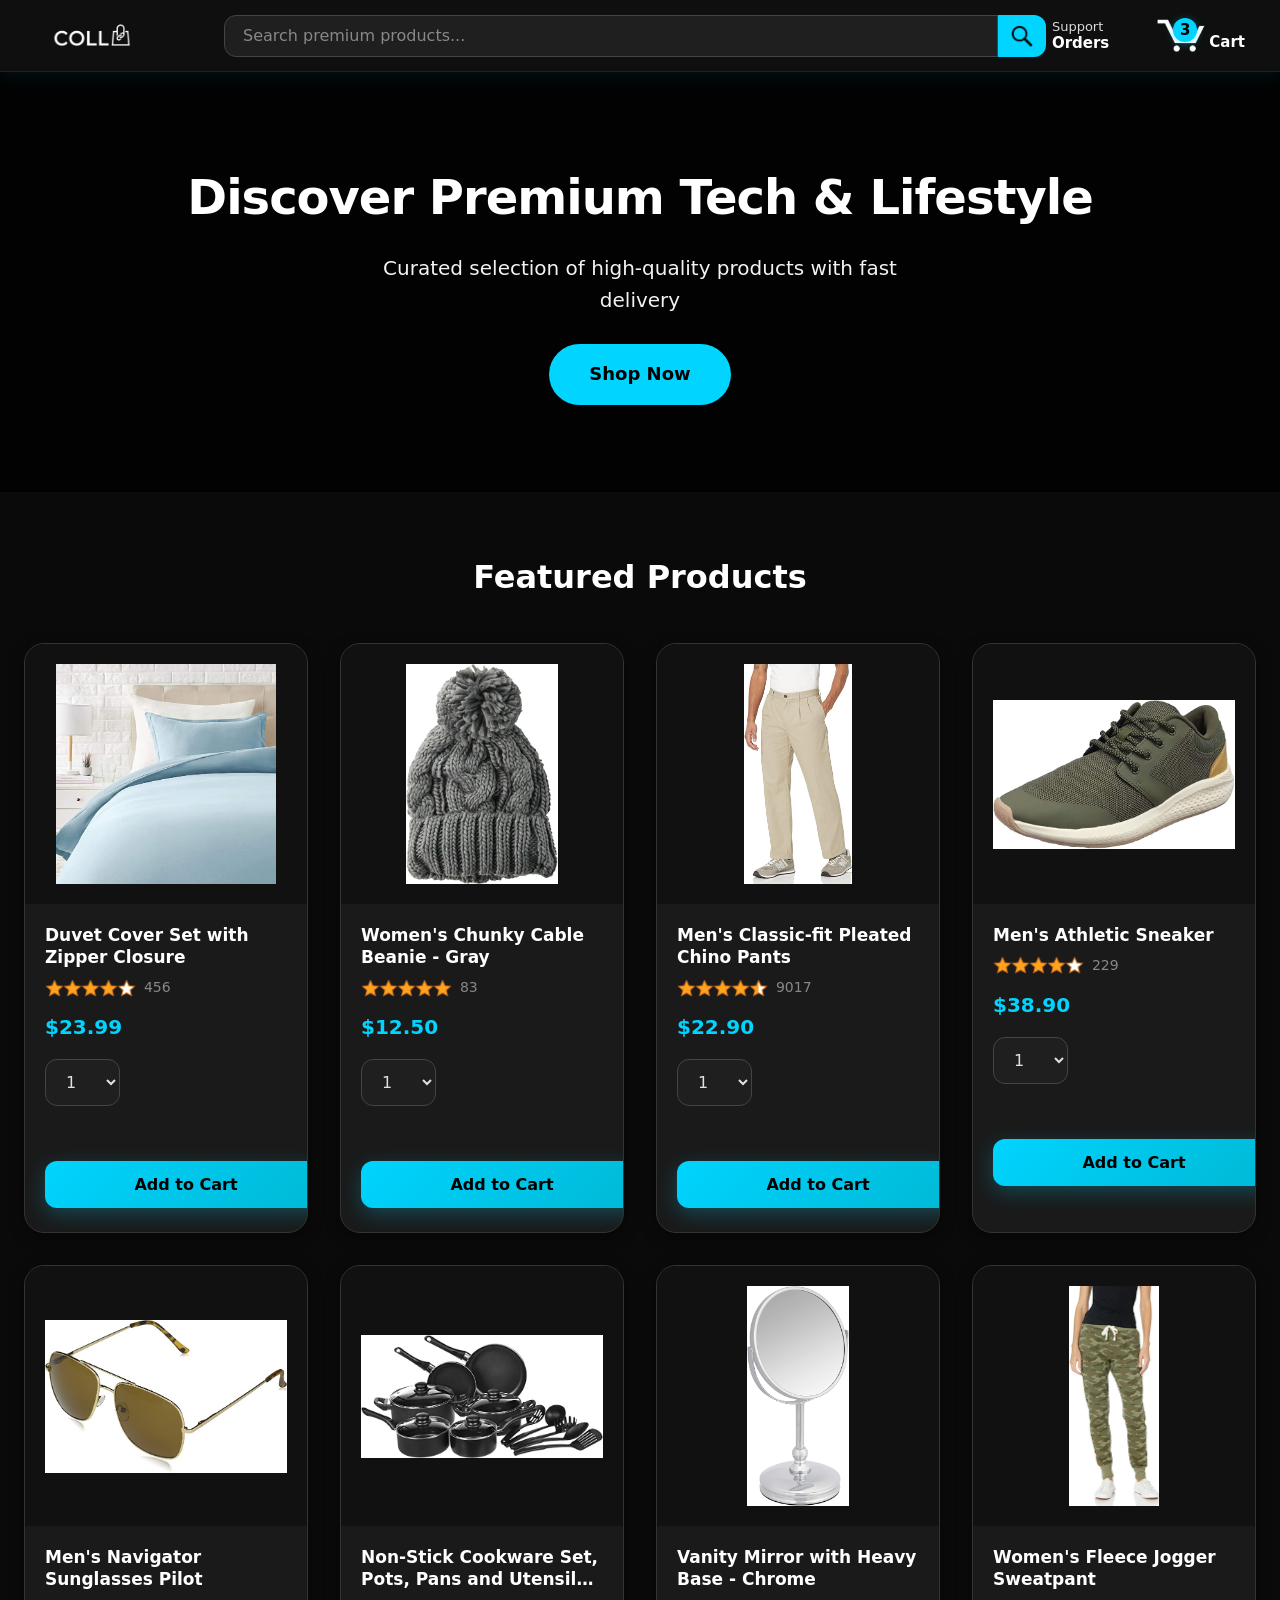
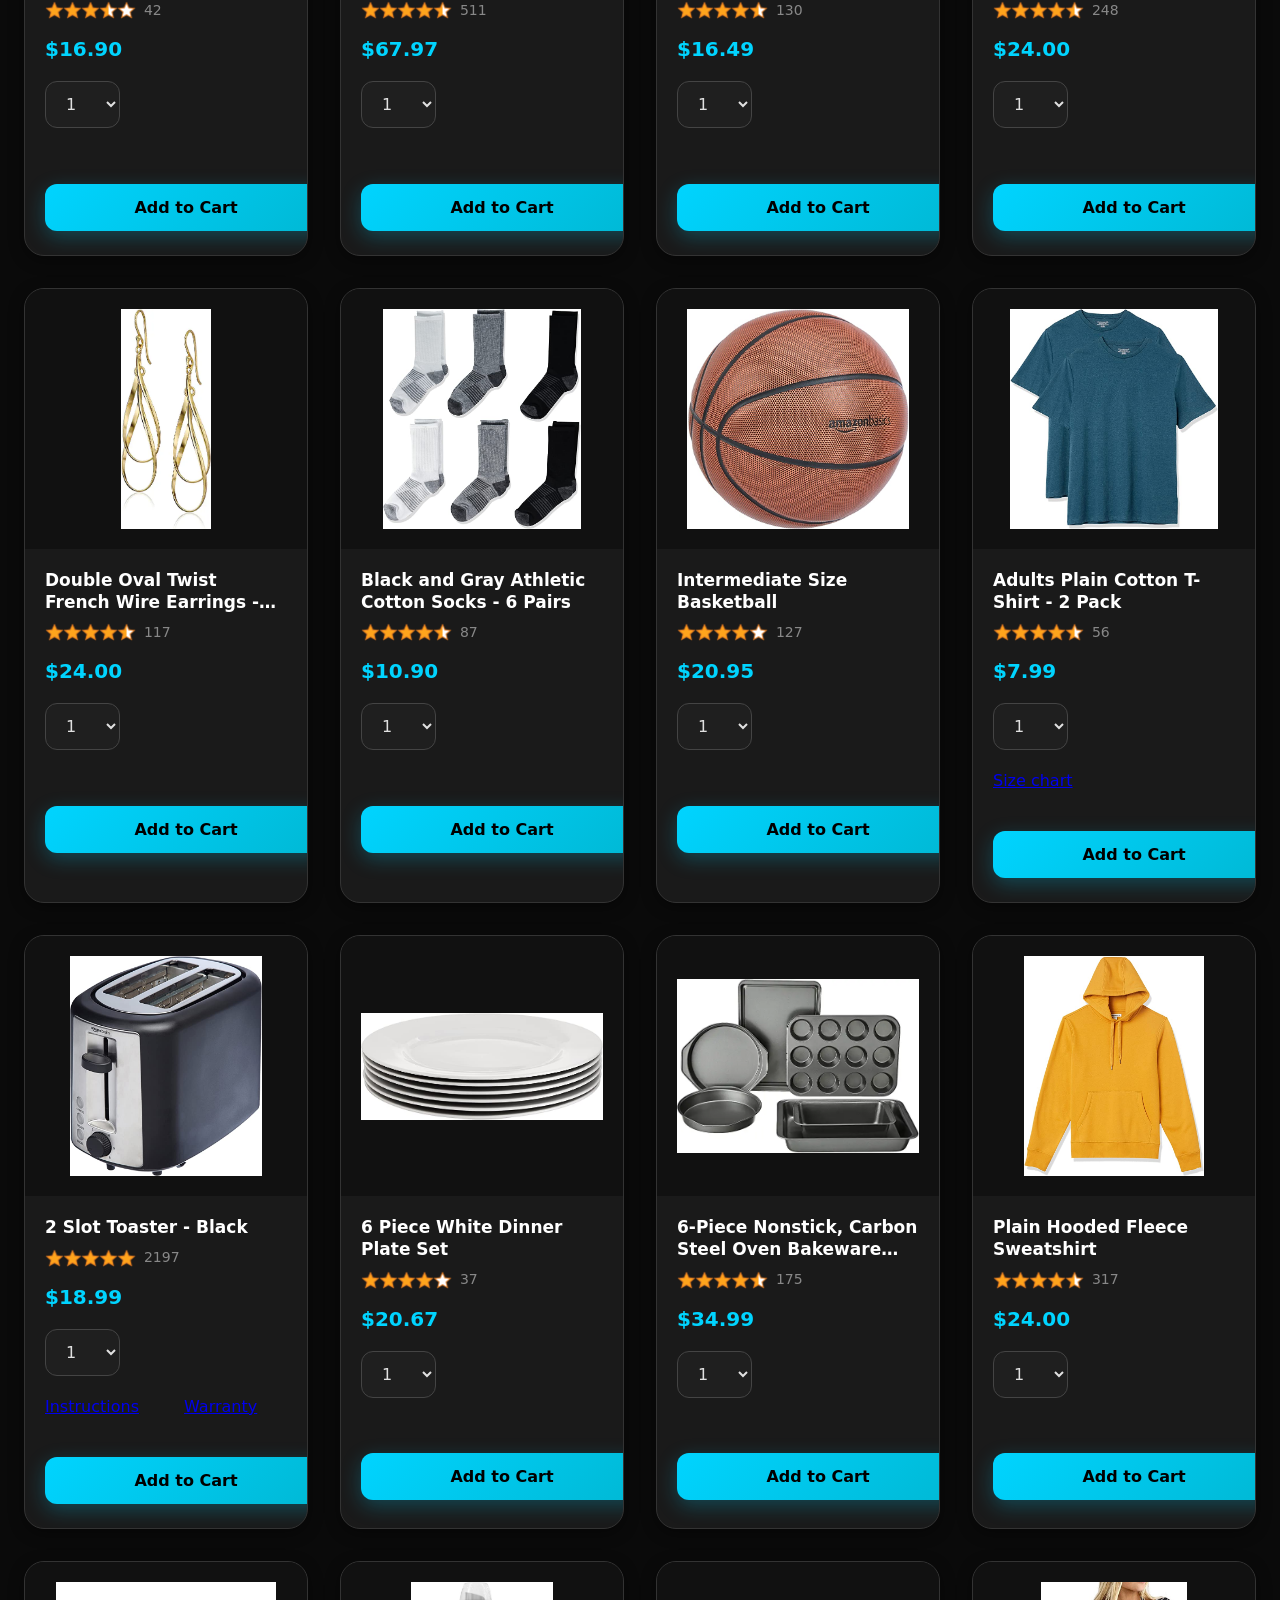
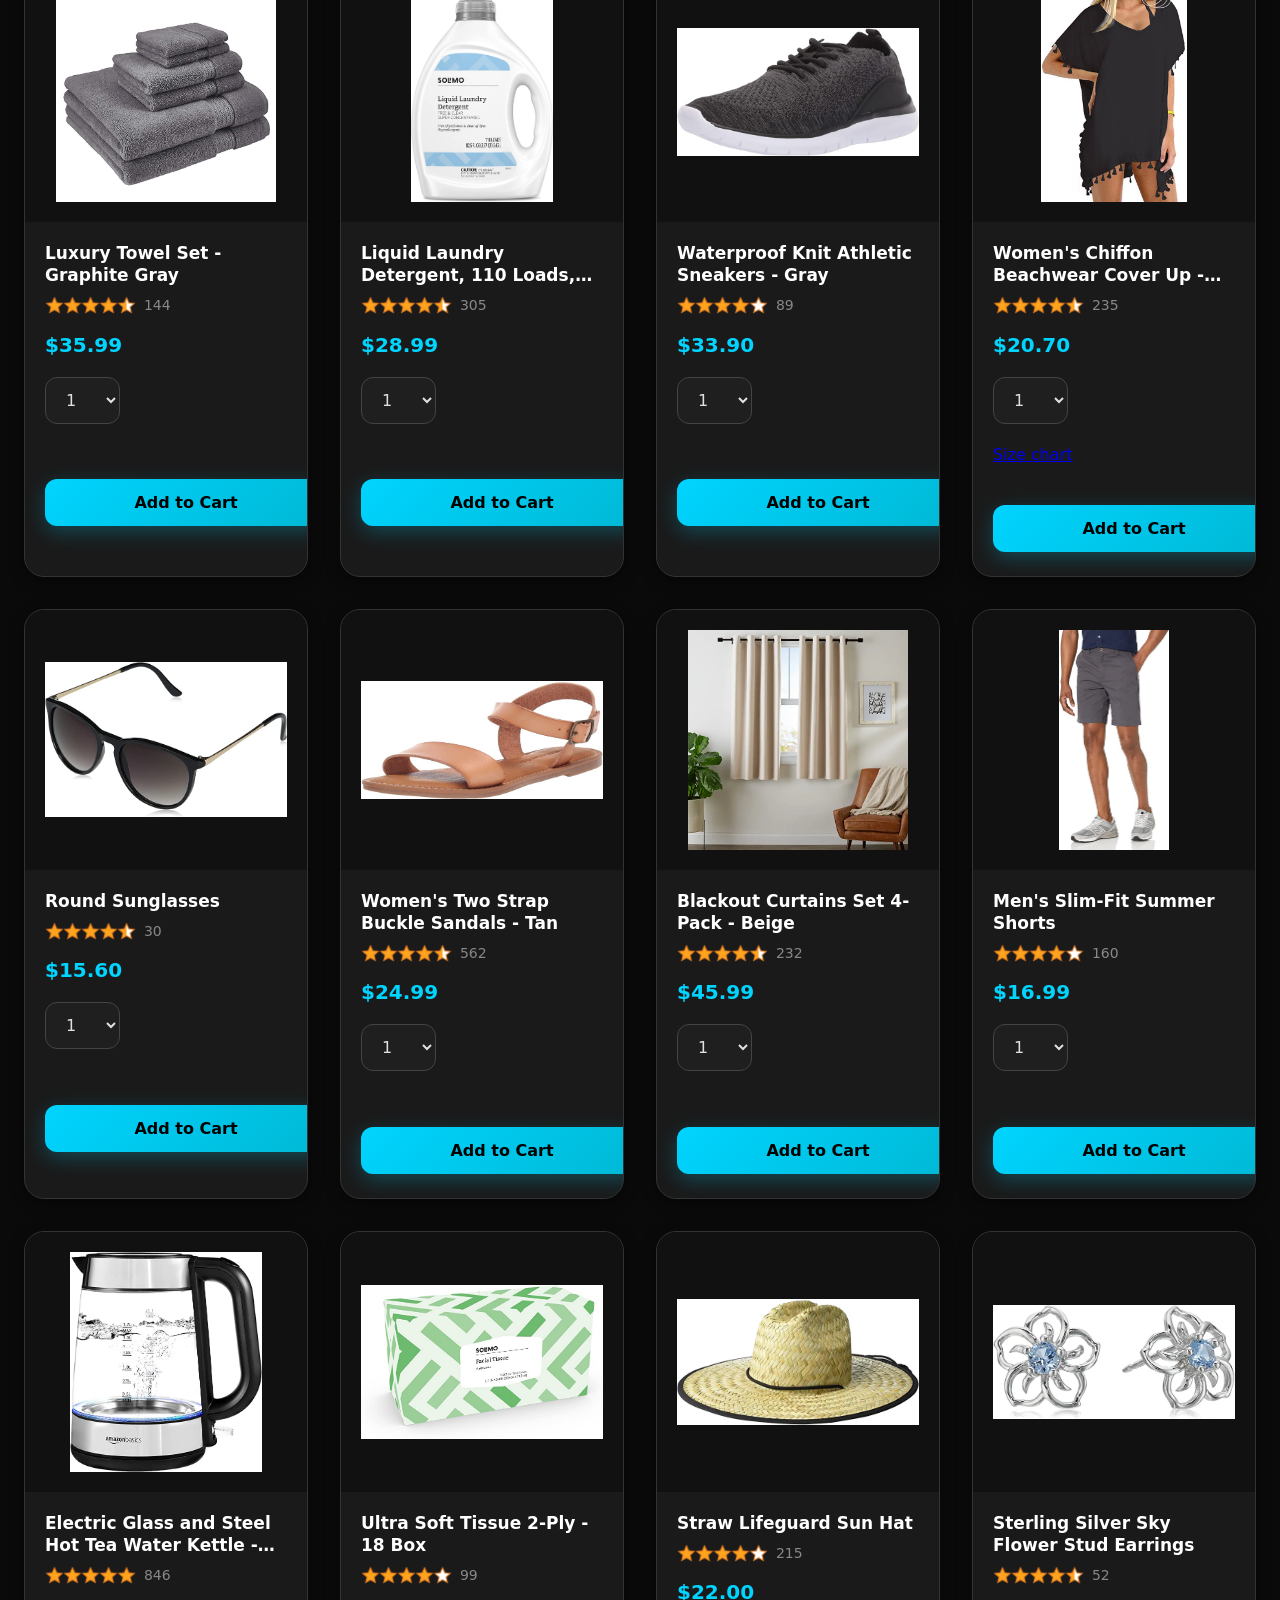
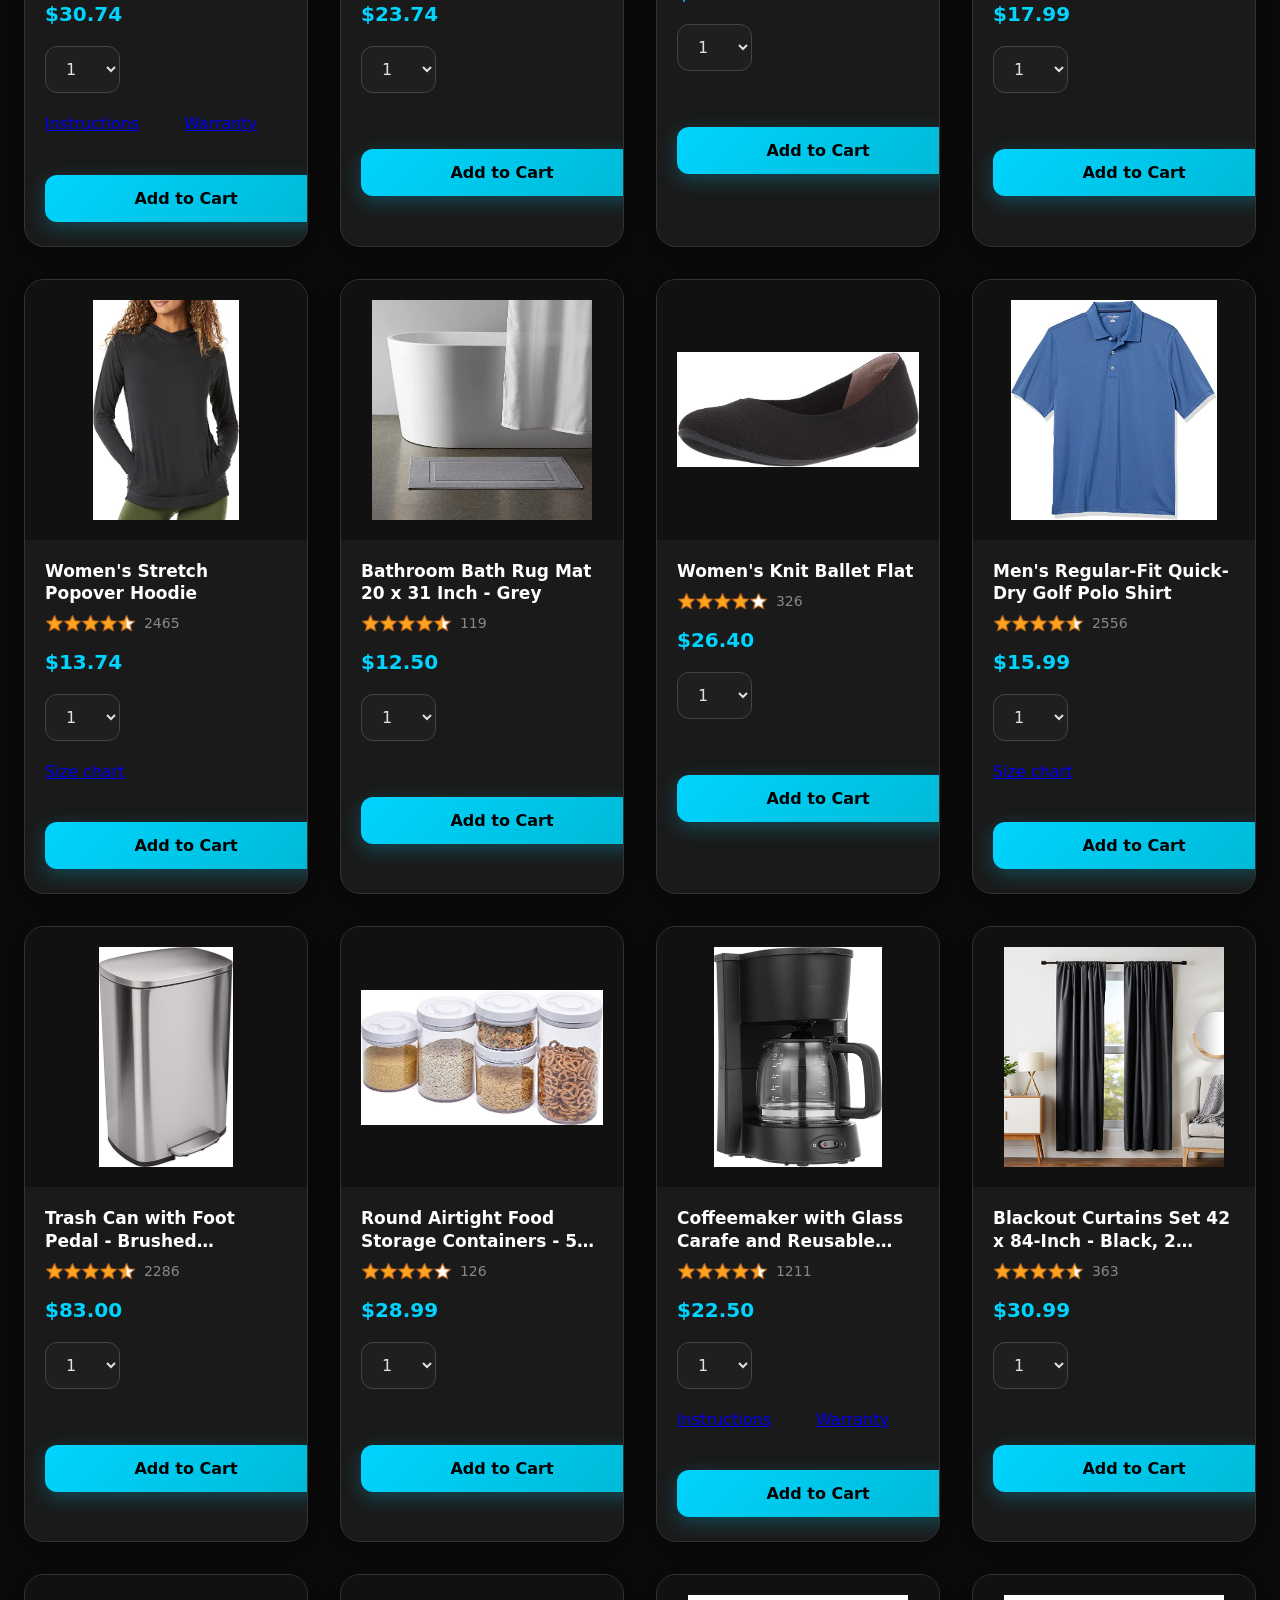
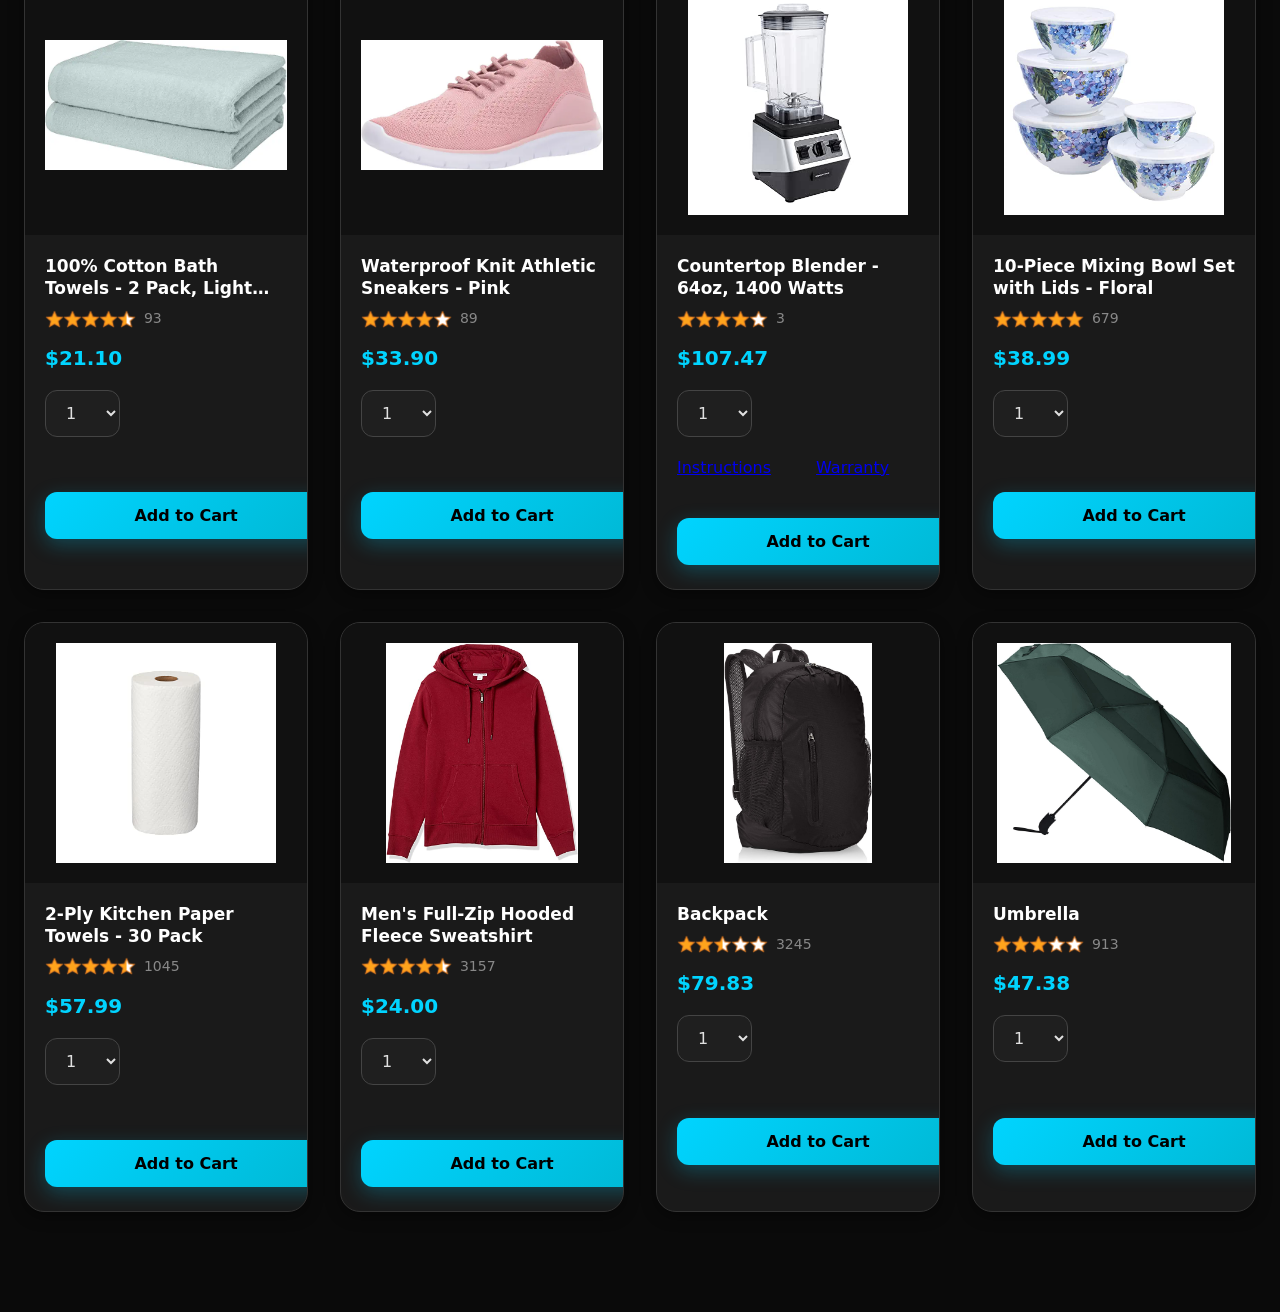
<file: index.html>
<!DOCTYPE html>
<html>
  <head>
    <title>COLL Store</title>
    <meta name="viewport" content="width=device-width, initial-scale=1">

    <link rel="shortcut icon" href="./images/logo_blue.jpg" type="image/x-icon">

    <link rel="preconnect" href="https://fonts.googleapis.com">
    <link rel="preconnect" href="https://fonts.gstatic.com" crossorigin>
    <link rel="shortcut icon" href="./images/mobile-logo-white.png" type="image/x-icon">

    <!-- CSS files -->
    <link rel="stylesheet" href="styles/shared/general.css">
    <link rel="stylesheet" href="styles/shared/header.css">
    <link rel="stylesheet" href="styles/pages/home.css">
  </head>
  <body>
    <!-- Modern Header -->
    <div class="header">
      <div class="header-left-section">
        <a href="index.html" class="header-link">
          <img class="logo" src="images/logo-white.png" alt="COLL">
          <img class="mobile-logo" src="images/mobile-logo.png" alt="COLL">
        </a>
      </div>

      <div class="header-middle-section">
        <input class="search-bar" type="text" placeholder="Search premium products...">
        <button class="search-button">
          <img class="search-icon" src="images/icons/search-icon.png">
        </button>
      </div>

      <div class="header-right-section">
        <a class="orders-link header-link" href="orders.html">
          <span class="returns-text">Support</span>
          <span class="orders-text">Orders</span>
        </a>

        <a class="cart-link header-link" href="checkout.html">
          <img class="cart-icon" src="images/icons/cart-icon.png">
          <div class="cart-quantity js-cart-quantity">0</div>
          <div class="cart-text">Cart</div>
        </a>
      </div>
    </div>

    <!-- Hero Banner - New addition for modern feel -->
    <div class="hero-banner">
      <div class="hero-content">
        <h1>Discover Premium Tech & Lifestyle</h1>
        <p>Curated selection of high-quality products with fast delivery</p>
        <a href="#products" class="shop-now-btn">Shop Now</a>
      </div>
    </div>

    <!-- Main Content -->
    <div class="main" id="products">
      <div class="section-header">
        <h2>Featured Products</h2>
      </div>
      
      <div class="products-grid js-products-grid">
        <!-- Products populated by JavaScript -->
      </div>
    </div>

    <script type="module" src="./scripts/home.js"></script>
  </body>
</html>
</file>
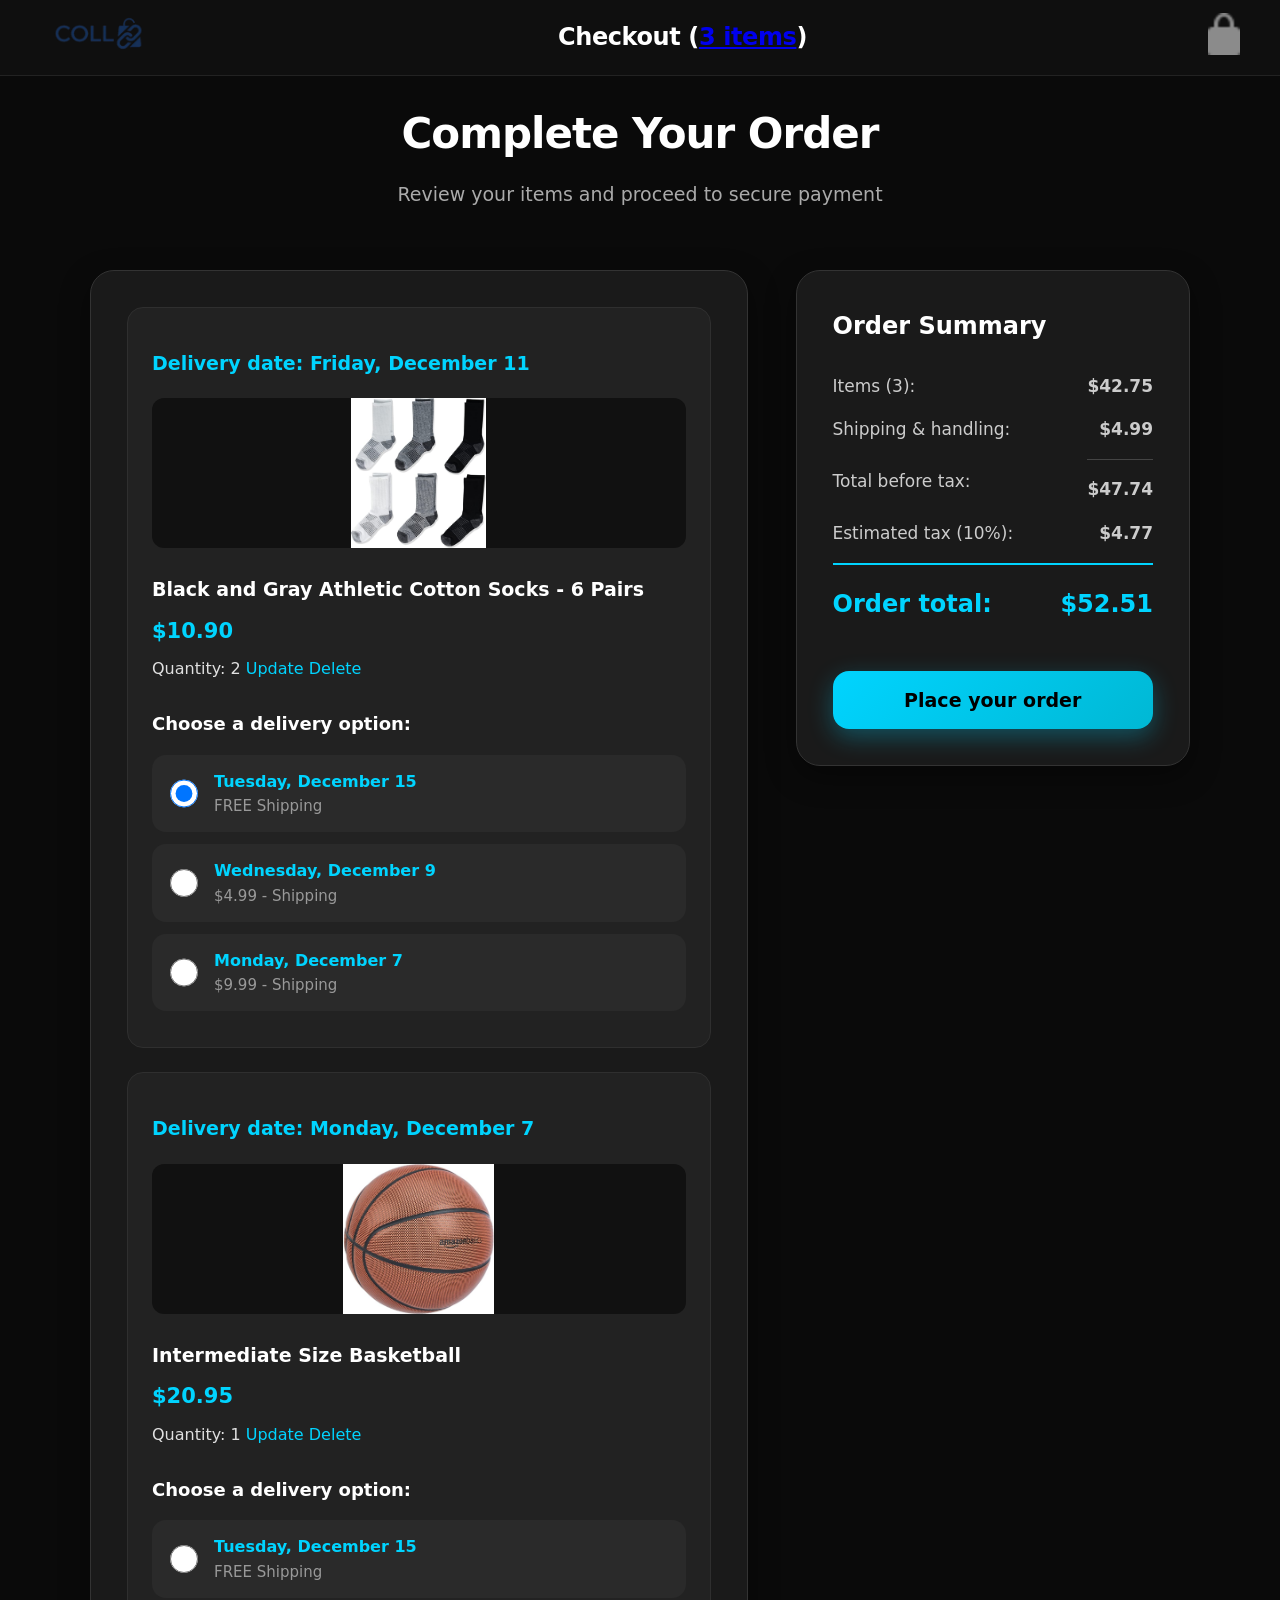
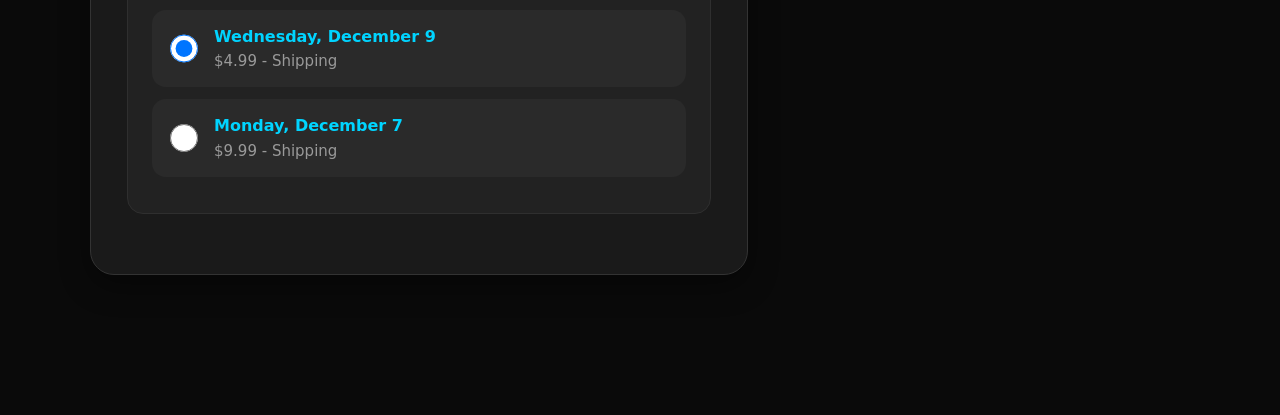
<file: checkout.html>
<!DOCTYPE html>
<html>
  <head>
    <title>COLL Store - Checkout</title>
    <meta name="viewport" content="width=device-width, initial-scale=1">

    <link rel="shortcut icon" href="./images/logo_blue.jpg" type="image/x-icon">

    <link rel="preconnect" href="https://fonts.googleapis.com">
    <link rel="preconnect" href="https://fonts.gstatic.com" crossorigin>

    <!-- CSS files -->
    <link rel="stylesheet" href="styles/shared/general.css">
    <link rel="stylesheet" href="styles/pages/checkout/checkout-header.css">
    <link rel="stylesheet" href="styles/pages/checkout/checkout.css">
  </head>
  <body>
    <!-- Modern Checkout Header -->
    <div class="checkout-header">
      <div class="header-content">
        <div class="checkout-header-left-section">
          <a href="index.html">
            <img class="logo" src="images/logo.png" alt="COLL">
            <img class="mobile-logo" src="images/mobile-logo.png" alt="COLL">
          </a>
        </div>

        <div class="checkout-header-middle-section js-checkout-header-middle-section">
          Secure Checkout
        </div>

        <div class="checkout-header-right-section">
          <img src="images/icons/checkout-lock-icon.png" alt="Secure Checkout">
        </div>
      </div>
    </div>

    <div class="main">
      <div class="checkout-container">
        <div class="page-header">
          <h1>Complete Your Order</h1>
          <p>Review your items and proceed to secure payment</p>
        </div>

        <div class="checkout-grid">
          <!-- Left: Order Summary -->
          <div class="order-summary js-order-summary">
            <!-- Populated by JavaScript -->
          </div>

          <!-- Right: Payment Summary -->
          <div class="payment-summary js-payment-summary">
            <!-- Populated by JavaScript -->
          </div>
        </div>
      </div>
    </div>

    <script type="module" src="./scripts/checkout.js"></script>
  </body>
</html>
</file>
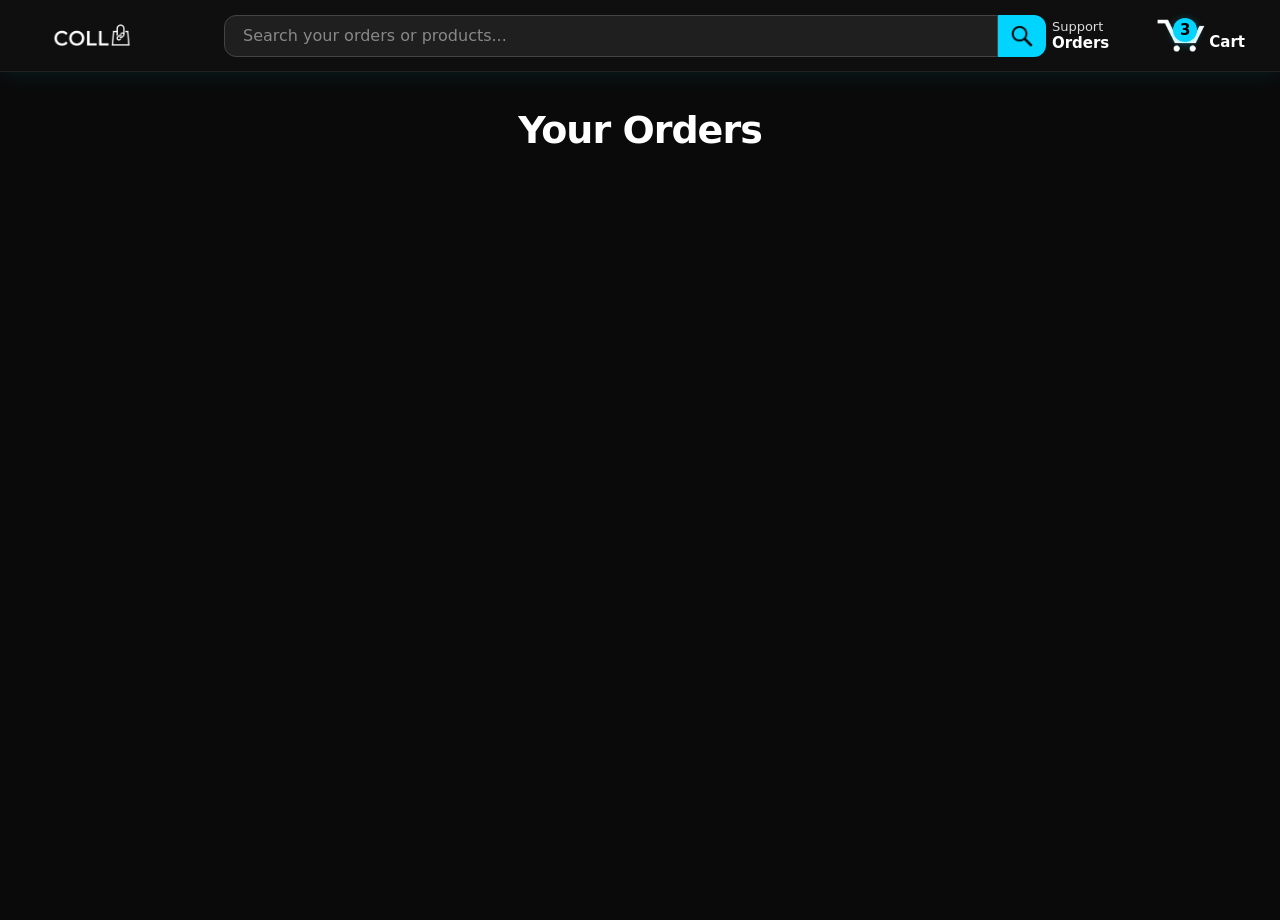
<file: orders.html>
<!DOCTYPE html>
<html>
  <head>
    <title>COLL Store - Orders</title>
    <meta name="viewport" content="width=device-width, initial-scale=1">

    <link rel="shortcut icon" href="./images/logo_blue.jpg" type="image/x-icon">
    
    <link rel="preconnect" href="https://fonts.googleapis.com">
    <link rel="preconnect" href="https://fonts.gstatic.com" crossorigin>

    <!-- CSS files -->
    <link rel="stylesheet" href="styles/shared/general.css">
    <link rel="stylesheet" href="styles/shared/header.css">
    <link rel="stylesheet" href="styles/pages/orders.css">
  </head>
  <body>
    <!-- Modern Header -->
    <div class="header">
      <div class="header-left-section">
        <a href="index.html" class="header-link">
          <img class="logo" src="images/logo-white.png" alt="COLL">
          <img class="mobile-logo" src="images/mobile-logo-white.png" alt="COLL">
        </a>
      </div>

      <div class="header-middle-section">
        <input class="search-bar" type="text" placeholder="Search your orders or products...">
        <button class="search-button">
          <img class="search-icon" src="images/icons/search-icon.png">
        </button>
      </div>

      <div class="header-right-section">
        <a class="orders-link header-link" href="orders.html">
          <span class="returns-text">Support</span>
          <span class="orders-text">Orders</span>
        </a>

        <a class="cart-link header-link" href="checkout.html">
          <img class="cart-icon" src="images/icons/cart-icon.png">
          <div class="cart-quantity js-cart-quantity"></div>
          <div class="cart-text">Cart</div>
        </a>
      </div>
    </div>

    <div class="main">
      <div class="page-title">Your Orders</div>

      <div class="orders-grid js-orders-grid">
        <!-- Orders populated by JavaScript -->
      </div>
    </div>

    <script type="module" src="./scripts/orders.js"></script>
  </body>
</html>
</file>
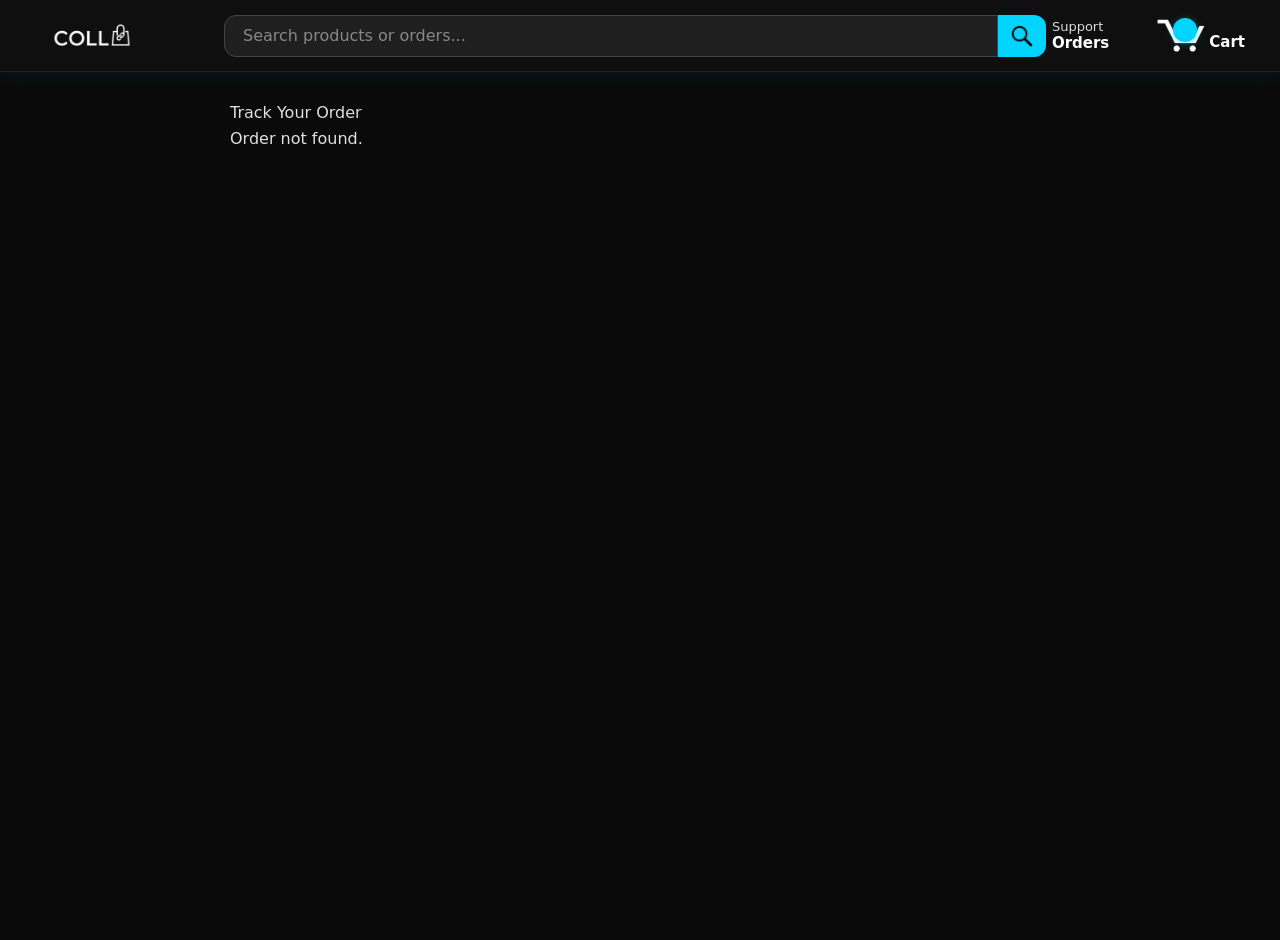
<file: tracking.html>
<!DOCTYPE html>
<html>
  <head>
    <title>COLL Store - Track Order</title>
    <meta name="viewport" content="width=device-width, initial-scale=1">

    <link rel="shortcut icon" href="./images/logo_blue.jpg" type="image/x-icon">

    <link rel="preconnect" href="https://fonts.googleapis.com">
    <link rel="preconnect" href="https://fonts.gstatic.com" crossorigin>

    <!-- CSS files -->
    <link rel="stylesheet" href="styles/shared/general.css">
    <link rel="stylesheet" href="styles/shared/header.css">
    <link rel="stylesheet" href="styles/pages/tracking.css">
  </head>
  <body>
    <!-- Modern Header -->
    <div class="header">
      <div class="header-left-section">
        <a href="index.html" class="header-link">
          <img class="logo" src="images/logo-white.png" alt="COLL">
          <img class="mobile-logo" src="images/mobile-logo-white.png" alt="COLL">
        </a>
      </div>

      <div class="header-middle-section">
        <input class="search-bar" type="text" placeholder="Search products or orders...">
        <button class="search-button">
          <img class="search-icon" src="images/icons/search-icon.png">
        </button>
      </div>

      <div class="header-right-section">
        <a class="orders-link header-link" href="orders.html">
          <span class="returns-text">Support</span>
          <span class="orders-text">Orders</span>
        </a>

        <a class="cart-link header-link" href="checkout.html">
          <img class="cart-icon" src="images/icons/cart-icon.png">
          <div class="cart-quantity js-cart-quantity"></div>
          <div class="cart-text">Cart</div>
        </a>
      </div>
    </div>

    <div class="main">
      <div class="tracking-container">
        <div class="page-title">Track Your Order</div>
        
        <div class="order-tracking js-order-tracking">
          <!-- Populated by JavaScript -->
        </div>
      </div>
    </div>

    <script type="module" src="./scripts/tracking.js"></script>
  </body>
</html>
</file>
<file: styles/shared/general.css>
/* === GENERAL STYLES === */

* {
  box-sizing: border-box;
}

body {
  font-family: system-ui, -apple-system, BlinkMacSystemFont, 'Segoe UI', Roboto, Arial, sans-serif;
  color: #e0e0e0;
  background-color: #0a0a0a;
  margin: 0;
  line-height: 1.6;
  font-size: 16px;
}

/* Remove default margins */
p, h1, h2, h3, h4, h5, h6 {
  margin: 0;
}

button {
  cursor: pointer;
  border: none;
}

select {
  cursor: pointer;
}

input, select, button, textarea {
  font-family: inherit;
  font-size: inherit;
}

/* === BUTTONS === */

.button-primary {
  color: #000000;
  background: linear-gradient(135deg, #00d4ff, #00b8d4);
  border-radius: 16px;
  padding: 14px 24px;
  font-weight: 700;
  font-size: 16px;
  cursor: pointer;
  transition: all 0.3s cubic-bezier(0.4, 0, 0.2, 1);
  box-shadow: 0 6px 20px rgba(0, 212, 255, 0.25);
}

.button-primary:hover {
  transform: translateY(-3px);
  box-shadow: 0 12px 30px rgba(0, 212, 255, 0.35);
  background: linear-gradient(135deg, #00eaff, #00c8e0);
}

.button-primary:active {
  transform: scale(0.97);
}

/* Secondary Button */
.button-secondary {
  color: #e0e0e0;
  background-color: #1f1f1f;
  border: 1px solid #444444;
  border-radius: 16px;
  padding: 14px 24px;
  font-weight: 600;
  cursor: pointer;
  transition: all 0.3s ease;
}

.button-secondary:hover {
  background-color: #2a2a2a;
  border-color: #00d4ff;
}

.button-secondary:active {
  background-color: #333333;
}

/* === TEXT UTILITIES === */

.limit-text-to-2-lines {
  display: -webkit-box;
  -webkit-line-clamp: 2;
  -webkit-box-orient: vertical;
  overflow: hidden;
  text-overflow: ellipsis;
}

/* Primary Link Style */
.link-primary {
  color: #00d4ff;
  cursor: pointer;
  text-decoration: none;
  transition: color 0.2s ease;
}

.link-primary:hover {
  color: #00f0ff;
  text-decoration: underline;
}

/* === FORM ELEMENTS === */

input, select {
  background-color: #1f1f1f;
  color: #e0e0e0;
  border: 1px solid #444444;
  border-radius: 12px;
  padding: 12px 16px;
  transition: all 0.2s ease;
}

input:focus, 
select:focus {
  outline: none;
  border-color: #00d4ff;
  box-shadow: 0 0 0 4px rgba(0, 212, 255, 0.15);
}

/* Placeholder styling */
input::placeholder {
  color: #888888;
}

/* === GLOBAL IMPROVEMENTS === */

html {
  scroll-behavior: smooth;
}

/* Subtle scrollbar */
::-webkit-scrollbar {
  width: 8px;
}

::-webkit-scrollbar-track {
  background: #1a1a1a;
}

::-webkit-scrollbar-thumb {
  background: #444;
  border-radius: 20px;
}

::-webkit-scrollbar-thumb:hover {
  background: #00d4ff;
}

/* Selection color */
::selection {
  background-color: rgba(0, 212, 255, 0.3);
  color: white;
}
</file>
<file: styles/shared/header.css>
/* === MAIN HEADER === */

.header {
  background-color: #0f0f0f;
  color: white;
  padding-left: 24px;
  padding-right: 24px;

  display: flex;
  align-items: center;
  justify-content: space-between;

  position: fixed;
  top: 0;
  left: 0;
  right: 0;
  height: 72px;
  border-bottom: 1px solid #222;
  z-index: 1000;
  box-shadow: 0 4px 20px rgba(0, 212, 255, 0.08);
}

.header-left-section {
  width: 180px;
  flex-shrink: 0;
}

.header-link {
  display: inline-block;
  padding: 8px 12px;
  border-radius: 8px;
  cursor: pointer;
  text-decoration: none;
  border: 1px solid transparent;
  transition: all 0.2s ease;
}

.header-link:hover {
  border: 1px solid #00d4ff;
  background-color: rgba(0, 212, 255, 0.1);
}

.logo {
  width: 110px;
  margin-top: 6px;
  filter: brightness(1.05);
}

.mobile-logo {
  display: none;
}

.header-middle-section {
  flex: 1;
  max-width: 850px;
  margin-left: 20px;
  margin-right: 20px;
  display: flex;
}

.search-bar {
  flex: 1;
  width: 0;
  font-size: 16px;
  height: 42px;
  padding-left: 18px;
  background-color: #1f1f1f;
  color: #e0e0e0;
  border: 1px solid #444;
  border-top-left-radius: 12px;
  border-bottom-left-radius: 12px;
  border-top-right-radius: 0;
  border-bottom-right-radius: 0;
  outline: none;
}

.search-bar::placeholder {
  color: #888;
}

.search-button {
  background-color: #00d4ff;
  border: none;
  width: 48px;
  height: 42px;
  border-top-right-radius: 12px;
  border-bottom-right-radius: 12px;
  flex-shrink: 0;
  display: flex;
  align-items: center;
  justify-content: center;
  transition: background-color 0.2s;
}

.search-button:hover {
  background-color: #00b8d4;
}

.search-icon {
  height: 22px;
  filter: brightness(0.1);
}

.header-right-section {
  width: 190px;
  flex-shrink: 0;
  display: flex;
  justify-content: flex-end;
  align-items: center;
  gap: 24px;
}

.orders-link {
  color: white;
  text-decoration: none;
  line-height: 1.2;
}

.returns-text {
  display: block;
  font-size: 13px;
  opacity: 0.85;
}

.orders-text {
  display: block;
  font-size: 15px;
  font-weight: 700;
}

.cart-link {
  color: white;
  display: flex;
  align-items: center;
  position: relative;
  text-decoration: none;
  padding: 6px 10px;
  border-radius: 8px;
  transition: background-color 0.2s;
}

.cart-link:hover {
  background-color: rgba(0, 212, 255, 0.1);
}

.cart-icon {
  width: 48px;
}

.cart-text {
  margin-top: 12px;
  font-size: 15px;
  font-weight: 700;
  margin-left: 4px;
}

.cart-quantity {
  background-color: #00d4ff;
  color: #000;
  font-size: 15px;
  font-weight: 700;

  position: absolute;
  top: 6px;
  left: 26px;
  
  width: 24px;
  height: 24px;
  border-radius: 50%;
  display: flex;
  align-items: center;
  justify-content: center;
  box-shadow: 0 2px 8px rgba(0, 212, 255, 0.4);
}

@media (max-width: 800px) {
  .header-left-section {
    width: unset;
  }
}


@media (max-width: 575px) {
  .logo {
    display: none;
  }

  .mobile-logo {
    display: block;
    height: 38px;
    margin-top: 6px;
  }

  .header {
    padding-left: 8px;
    padding-right: 8px;
  }

  .header-middle-section {
    margin-left: 0px;
    margin-right: 0px;
  }

  .cart-text {
    display: none;
  }


.header-right-section {
    width: unset;
    gap: 0px;
}

  .header-middle-section.active {
    position: absolute;
    top: 0;
    left: 0;
    right: 0;
    height: 100%;
    background-color: #0f0f0f; 
    z-index: 1100;
    margin: 0;
    padding: 0 12px; 
    display: flex;
    align-items: center;
  }

  .header-middle-section.active .search-bar {
    flex: 1; 
    width: 100%;
    display: block; 
  }

  .header-middle-section.active .search-button {
    display: flex;
    flex-shrink: 0;
  }

}
</file>
<file: styles/pages/home.css>
/* === HOME / PRODUCTS PAGE === */

.main {
  max-width: 1400px;
  margin: 0 auto;
  padding: 100px 24px 100px;
  background-color: #0a0a0a;
  min-height: calc(100vh - 180px);
}

/* Hero Banner */
.hero-banner {
  height: 420px;
  background: linear-gradient(rgba(0,0,0,0.75), rgba(0,0,0,0.85)), url('https://picsum.photos/id/1015/2000/1200') center/cover no-repeat;
  display: flex;
  align-items: center;
  justify-content: center;
  text-align: center;
  color: white;
  margin-top: 72px; /* accounts for fixed header */
}

.hero-content h1 {
  font-size: 48px;
  font-weight: 800;
  margin-bottom: 16px;
  letter-spacing: -1px;
}

.hero-content p {
  font-size: 20px;
  max-width: 600px;
  margin: 0 auto 28px;
  opacity: 0.95;
}

.shop-now-btn {
  display: inline-block;
  background-color: #00d4ff;
  color: #000;
  padding: 16px 40px;
  font-size: 18px;
  font-weight: 700;
  border-radius: 50px;
  text-decoration: none;
  transition: all 0.3s;
}

.shop-now-btn:hover {
  background-color: #00eaff;
  transform: scale(1.05);
}

/* Section Header */
.section-header {
  text-align: center;
  margin-bottom: 40px;
}

.section-header h2 {
  font-size: 32px;
  color: #ffffff;
  font-weight: 700;
}

.main {
  max-width: 1400px;
  margin: 0 auto;
  padding: 60px 24px 100px;
}

.products-grid {
  display: grid;
  grid-template-columns: repeat(auto-fill, minmax(260px, 1fr));
  gap: 32px;
}

.products-grid {
  display: grid;
  grid-template-columns: repeat(auto-fill, minmax(260px, 1fr));
  gap: 32px;
  width: 100%;
}

/* Product Card */
.product-container {
  background-color: #1a1a1a;
  border: 1px solid #333;
  border-radius: 20px;
  overflow: hidden;
  transition: all 0.4s cubic-bezier(0.4, 0, 0.2, 1);
  box-shadow: 0 4px 15px rgba(0, 0, 0, 0.4);
}

.product-container:hover {
  transform: translateY(-12px);
  box-shadow: 0 25px 50px rgba(0, 212, 255, 0.15);
  border-color: #00d4ff;
}

/* Product Image */
.product-image-container {
  height: 260px;
  background-color: #111;
  display: flex;
  align-items: center;
  justify-content: center;
  padding: 20px;
  position: relative;
  overflow: hidden;
}

.product-image {
  max-height: 100%;
  max-width: 100%;
  object-fit: contain;
  transition: transform 0.5s ease;
}

.product-container:hover .product-image {
  transform: scale(1.08);
}

/* Product Info */
.product-name {
  font-weight: 700;
  font-size: 17px;
  line-height: 1.3;
  margin: 20px 20px 8px;
  color: #ffffff;
  display: -webkit-box;
  -webkit-line-clamp: 2;
  -webkit-box-orient: vertical;
  overflow: hidden;
}

.product-rating-container {
  display: flex;
  align-items: center;
  gap: 8px;
  margin: 0 20px 12px;
}

.product-rating-stars {
  height: 18px;
}

.product-rating-count {
  color: #888;
  font-size: 14px;
}

/* Price */
.product-price {
  font-size: 20px;
  font-weight: 700;
  color: #00d4ff;
  margin: 0 20px 16px;
}

/* Quantity Selector */
.product-quantity-container, .products-link {
  margin: 0 20px 18px;
}

.product-quantity {
  background-color: #222;
  color: #e0e0e0;
  border: 1px solid #444;
  border-radius: 8px;
  padding: 8px 12px;
  font-size: 15px;
  width: 100%;
}

/* Add to Cart Button */
.add-to-cart-button {
  width: 100%;
  margin: 0 20px 24px;
  padding: 14px;
  background-color: #00d4ff;
  color: #000;
  font-weight: 700;
  font-size: 16px;
  border: none;
  border-radius: 12px;
  cursor: pointer;
  transition: all 0.3s ease;
}

.add-to-cart-button:hover {
  background-color: #00b8d4;
  transform: scale(1.04);
}

/* Added to Cart Message */
.added-to-cart {
  display: flex;
  align-items: center;
  justify-content: center;
  gap: 8px;
  color: #00d4ff;
  font-weight: 600;
  opacity: 0;
  visibility: hidden;
  transition: all 0.3s ease;
  margin-bottom: 12px;
}

.added-to-cart img {
  width: 20px;
  height: 20px;
}

.added-to-cart-visible {
  opacity: 1;
  visibility: visible;
  animation: slideDown 0.4s ease;
}

.no-products-found {
  grid-column: span 5;
  text-align: center;
  padding: 50px;
}

@keyframes slideDown {
  from {
    opacity: 0;
    transform: translateY(-10px);
  }
  to {
    opacity: 1;
    transform: translateY(0);
  }
}

/* Responsive */
@media (max-width: 768px) {
  .products-grid {
    grid-template-columns: repeat(auto-fill, minmax(220px, 1fr));
    gap: 24px;
  }

  .main {
    padding: 100px 16px 80px;
  }

  .product-image-container {
    height: 220px;
  }
}

@media (max-width: 480px) {
  .products-grid {
    grid-template-columns: repeat(auto-fill, minmax(180px, 1fr));
  }
}
</file>
<file: styles/pages/checkout/checkout-header.css>
.checkout-header {
  height: 76px;
  padding: 0 24px;
  background-color: #0f0f0f;
  border-bottom: 1px solid #222;
  display: flex;
  align-items: center;
  justify-content: center;
  position: fixed;
  top: 0;
  left: 0;
  right: 0;
  z-index: 1000;
}

.header-content {
  width: 100%;
  max-width: 1200px;
  display: flex;
  align-items: center;
  justify-content: space-between;
}

.checkout-header-left-section {
  flex-shrink: 0;
  cursor: pointer;
  border: 1px solid transparent;
  transition: all 0.2s ease;
  border-radius: 8px;
}

.checkout-header-left-section:hover {
  border: 1px solid #00d4ff;
  background-color: rgba(0, 212, 255, 0.1);
}

.logo {
  width: 115px;
}

.mobile-logo {
  display: none;
}

@media (max-width: 575px) {
  .logo { display: none; }
  .mobile-logo { 
    display: block; 
    height: 40px; 
  }
}

.checkout-header-middle-section {
  font-size: 24px;
  font-weight: 700;
  color: #ffffff;
  letter-spacing: -0.4px;
}

.checkout-header-right-section img {
  width: 32px;
  opacity: 0.9;
}
</file>
<file: styles/pages/checkout/checkout.css>
/* == CHECKOUT PAGE == */

.main {
  max-width: 1200px;
  margin: 0 auto;
  padding: 100px 24px 140px;
  background-color: #0a0a0a;
  min-height: 100vh;
}

.checkout-container {
  max-width: 1100px;
  margin: 0 auto;
}

/* Page Header */
.page-header {
  text-align: center;
  margin-bottom: 60px;
}

.page-header h1 {
  font-size: 42px;
  font-weight: 800;
  color: #ffffff;
  margin-bottom: 12px;
  letter-spacing: -1px;
}

.page-header p {
  font-size: 19px;
  color: #aaaaaa;
  max-width: 520px;
  margin: 0 auto;
}

/* Main Grid Layout */
.checkout-grid {
  display: grid;
  grid-template-columns: 2fr 1.2fr;
  gap: 48px;
  align-items: start;
}
/* === ORDER SUMMARY SECTION === */

.order-summary {
  background-color: #1a1a1a;
  border-radius: 24px;
  padding: 36px;
  border: 1px solid #333333;
  box-shadow: 0 10px 30px rgba(0, 0, 0, 0.4);
}

/* Individual Cart Item */
.cart-item-container {
  background-color: #222222;
  border-radius: 16px;
  padding: 24px;
  margin-bottom: 24px;
  border: 1px solid #2f2f2f;
  transition: all 0.3s ease;
}

.cart-item-container:hover {
  border-color: #00d4ff;
  transform: translateY(-4px);
}

.cart-item-details-grid {
  display: grid;
  gap: 28px;
}

.product-image {
  width: 100%;
  max-height: 150px;
  object-fit: contain;
  border-radius: 12px;
  background-color: #111;
}

.product-name {
  font-size: 19px;
  font-weight: 700;
  line-height: 1.4;
  color: #ffffff;
  margin-bottom: 12px;
}

.product-price {
  font-size: 21px;
  font-weight: 700;
  color: #00d4ff;
  margin-bottom: 8px;
}

/* Delivery Options */
.delivery-date {
  color: #00d4ff;
  font-weight: 700;
  font-size: 19px;
  margin: 16px 0 20px;
}

.delivery-options-title {
  font-weight: 700;
  font-size: 18px;
  margin-bottom: 16px;
  color: #ffffff;
}

.delivery-option {
  display: grid;
  grid-template-columns: 28px 1fr;
  gap: 16px;
  padding: 14px 18px;
  background-color: #2a2a2a;
  border-radius: 14px;
  margin-bottom: 12px;
  cursor: pointer;
  transition: all 0.2s ease;
}

.delivery-option:hover {
  background-color: #333333;
  border: 1px solid #00d4ff;
}

.delivery-option-input {
  margin: 0;
  cursor: pointer;
}

.delivery-option-date {
  color: #00d4ff;
  font-weight: 600;
  font-size: 16px;
}

.delivery-option-price {
  color: #999999;
  font-size: 15px;
}

/* === PAYMENT SUMMARY SECTION === */

.payment-summary {
  background-color: #1a1a1a;
  border-radius: 24px;
  padding: 36px;
  border: 1px solid #333333;
  box-shadow: 0 10px 30px rgba(0, 0, 0, 0.4);
  position: sticky;
  top: 110px;
}

.payment-summary-title {
  font-size: 24px;
  font-weight: 700;
  color: #ffffff;
  margin-bottom: 28px;
}

.payment-summary-row {
  display: flex;
  justify-content: space-between;
  align-items: center;
  font-size: 17px;
  color: #cccccc;
  margin-bottom: 16px;
}

.payment-summary-money {
  font-weight: 600;
  text-align: right;
}

.subtotal-row .payment-summary-money {
  border-top: 1px solid #444;
  padding-top: 16px;
}

.total-row {
  font-size: 24px;
  font-weight: 800;
  color: #00d4ff;
  border-top: 2px solid #00d4ff;
  padding-top: 20px;
  margin-top: 12px;
}

/* Place Order Button */
.place-order-button {
  width: 100%;
  padding: 18px 0;
  background: linear-gradient(135deg, #00d4ff, #00b8d4);
  color: #000000;
  font-size: 19px;
  font-weight: 700;
  border: none;
  border-radius: 16px;
  margin-top: 32px;
  cursor: pointer;
  transition: all 0.3s ease;
  box-shadow: 0 8px 25px rgba(0, 212, 255, 0.3);
}

.place-order-button:hover {
  transform: translateY(-4px);
  box-shadow: 0 12px 30px rgba(0, 212, 255, 0.4);
  background: linear-gradient(135deg, #00eaff, #00c8e0);
}

/* Quantity Editing Styles */
.quantity-input {
  width: 60px;
  background-color: #333;
  color: white;
  border: 1px solid #555;
  border-radius: 8px;
  padding: 6px;
  display: none;
}

.save-quantity-link {
  display: none;
  color: #00d4ff;
  font-weight: 600;
  margin-left: 12px;
  cursor: pointer;
}

.is-editing-quantity .quantity-input {
  display: inline-block;
}

.is-editing-quantity .save-quantity-link {
  display: inline;
}

.is-editing-quantity .update-quantity-link,
.is-editing-quantity .quantity-label {
  display: none;
}

/* Responsive */
@media (max-width: 1000px) {
  .main {
    padding: 90px 20px 100px;
  }
  
  .checkout-grid {
    grid-template-columns: 1fr;
    gap: 40px;
  }
  
  .page-header h1 {
    font-size: 36px;
  }

   .payment-summary {
    grid-row: 1;
    margin-bottom: 20px;
    position: static;
  }
  
  .order-summary {
    grid-row: 2;
  }
}
</file>
<file: styles/pages/orders.css>
/* === ORDERS PAGE === */

.main {
  max-width: 1100px;
  margin: 100px auto 120px;
  padding: 0 24px;
  background-color: #0a0a0a;
  min-height: calc(100vh - 200px);
}

.page-title {
  font-size: 38px;
  font-weight: 800;
  color: #ffffff;
  margin-bottom: 50px;
  text-align: center;
  letter-spacing: -1px;
}

/* Orders Grid */
.orders-grid {
  display: grid;
  grid-template-columns: 1fr;
  row-gap: 48px;
  max-width: 1000px;
  margin: 0 auto;
}

/* Single Order Card */
.order-container {
  background-color: #1a1a1a;
  border-radius: 24px;
  overflow: hidden;
  border: 1px solid #333;
  box-shadow: 0 10px 30px rgba(0, 0, 0, 0.4);
  transition: transform 0.3s ease;
}

.order-container:hover {
  transform: translateY(-8px);
}

/* Order Header */
.order-header {
  background-color: #222222;
  border-bottom: 1px solid #333;
  padding: 24px 32px;
  display: flex;
  align-items: center;
  justify-content: space-between;
  flex-wrap: wrap;
  gap: 20px;
}

.order-header-left-section {
  display: flex;
  align-items: center;
  gap: 40px;
  flex-wrap: wrap;
}

.order-header-label {
  font-weight: 600;
  color: #aaaaaa;
  font-size: 15px;
}

.order-date,
.order-total {
  color: #ffffff;
  font-weight: 700;
}

.order-header-right-section {
  color: #00d4ff;
  font-weight: 600;
  font-size: 16px;
}

/* Responsive for header */
@media (max-width: 575px) {
  .order-header {
    flex-direction: column;
    align-items: flex-start;
    gap: 16px;
  }
  
  .order-header-left-section {
    gap: 20px;
  }
}

/* Order Details */
.order-details-grid {
  padding: 40px 32px;
  display: grid;
  grid-template-columns: 130px 1fr 240px;
  gap: 32px;
  align-items: center;
}

@media (max-width: 900px) {
  .order-details-grid {
    grid-template-columns: 120px 1fr;
    gap: 28px;
  }
}

@media (max-width: 600px) {
  .order-details-grid {
    grid-template-columns: 1fr;
    gap: 32px;
  }
}

/* Product Image */
.product-image-container {
  text-align: center;
}

.product-image-container img {
  max-width: 120px;
  max-height: 120px;
  border-radius: 12px;
  background-color: #111;
}

/* Product Info */
.product-name {
  font-size: 19px;
  font-weight: 700;
  color: #ffffff;
  margin-bottom: 12px;
  line-height: 1.4;
}

.product-delivery-date {
  color: #00d4ff;
  font-weight: 600;
  margin-bottom: 8px;
}

.product-quantity {
  color: #999;
  margin-bottom: 16px;
}

/* Action Buttons */
.product-actions {
  display: flex;
  flex-direction: column;
  gap: 12px;
  align-self: flex-start;
}

.buy-again-button {
  background-color: #00d4ff;
  color: #000;
  font-weight: 700;
  font-size: 15px;
  padding: 12px 20px;
  border-radius: 12px;
  display: flex;
  align-items: center;
  justify-content: center;
  gap: 10px;
  transition: all 0.3s ease;
  width: 100%;
  max-width: 160px;
}

.buy-again-button:hover {
  background-color: #00eaff;
  transform: translateY(-2px);
}

.buy-again-icon {
  width: 22px;
}

.track-package-button {
  background-color: transparent;
  color: #00d4ff;
  border: 1px solid #00d4ff;
  font-weight: 600;
  padding: 12px 20px;
  border-radius: 12px;
  transition: all 0.3s ease;
  width: 100%;
  max-width: 160px;
}

.track-package-button:hover {
  background-color: #00d4ff;
  color: #000;
}

/* Responsive */
@media (max-width: 900px) {
  .product-actions {
    grid-column: 2;
  }
}

@media (max-width: 600px) {
  .product-actions {
    grid-column: auto;
  }
  
  .buy-again-button,
  .track-package-button {
    max-width: 100%;
  }
}
</file>
<file: styles/pages/tracking.css>
/* === TRACKING PAGE === */

.main {
  max-width: 900px;
  margin: 100px auto 140px;
  padding: 0 24px;
  background-color: #0a0a0a;
  min-height: calc(100vh - 200px);
}

.tracking-container {
  max-width: 820px;
  margin: 0 auto;
}

/* Back Link */
.back-to-orders-link {
  display: inline-flex;
  align-items: center;
  gap: 8px;
  color: #00d4ff;
  font-weight: 600;
  text-decoration: none;
  margin-bottom: 40px;
  transition: color 0.2s;
}

.back-to-orders-link:hover {
  color: #00eaff;
}

/* Delivery Date */
.delivery-date {
  font-size: 32px;
  font-weight: 800;
  color: #ffffff;
  margin-bottom: 8px;
  letter-spacing: -0.5px;
}

/* Product Info */
.product-info {
  color: #cccccc;
  margin-bottom: 24px;
  font-size: 18px;
}

.product-image {
  max-width: 180px;
  max-height: 180px;
  margin: 40px auto 50px;
  display: block;
  border-radius: 16px;
  background-color: #111;
  padding: 12px;
}

/* Progress Section */
.progress-section {
  background-color: #1a1a1a;
  border-radius: 24px;
  padding: 48px 40px;
  border: 1px solid #333;
  box-shadow: 0 10px 40px rgba(0, 0, 0, 0.4);
}

.progress-labels-container {
  display: flex;
  justify-content: space-between;
  font-size: 18px;
  font-weight: 600;
  color: #aaaaaa;
  margin-bottom: 20px;
  flex-wrap: wrap;
  gap: 12px;
}

.current-status {
  color: #00d4ff;
  font-weight: 700;
}

@media (max-width: 575px) {
  .progress-labels-container {
    font-size: 16px;
    flex-direction: column;
    gap: 8px;
  }
}

/* Progress Bar */
.progress-bar-container {
  height: 12px;
  width: 100%;
  background-color: #333;
  border-radius: 9999px;
  overflow: hidden;
  margin-bottom: 50px;
  position: relative;
}

.progress-bar {
  height: 100%;
  background: linear-gradient(90deg, #00d4ff, #00eaff);
  border-radius: 9999px;
  width: 0%;
  transition: width 1s ease;
  box-shadow: 0 0 15px rgba(0, 212, 255, 0.6);
}

/* Status Steps */
.tracking-steps {
  display: flex;
  justify-content: space-between;
  position: relative;
  margin-top: 20px;
}

.tracking-steps::before {
  content: '';
  position: absolute;
  top: 22px;
  left: 30px;
  right: 30px;
  height: 4px;
  background-color: #333;
  z-index: 1;
}

.tracking-step {
  display: flex;
  flex-direction: column;
  align-items: center;
  z-index: 2;
  width: 90px;
  text-align: center;
}

.step-circle {
  width: 48px;
  height: 48px;
  background-color: #222;
  border: 4px solid #444;
  border-radius: 50%;
  display: flex;
  align-items: center;
  justify-content: center;
  font-size: 20px;
  margin-bottom: 14px;
  transition: all 0.4s ease;
}

.step-circle.completed {
  background-color: #00d4ff;
  border-color: #00d4ff;
  color: #000;
  font-weight: bold;
}

.step-label {
  font-size: 15px;
  color: #999;
  font-weight: 500;
}

.step-label.completed {
  color: #00d4ff;
  font-weight: 600;
}

/* Responsive */
@media (max-width: 600px) {
  .progress-section {
    padding: 32px 24px;
  }
  
  .product-image {
    max-width: 140px;
    max-height: 140px;
  }
  
  .delivery-date {
    font-size: 28px;
  }
}
</file>
